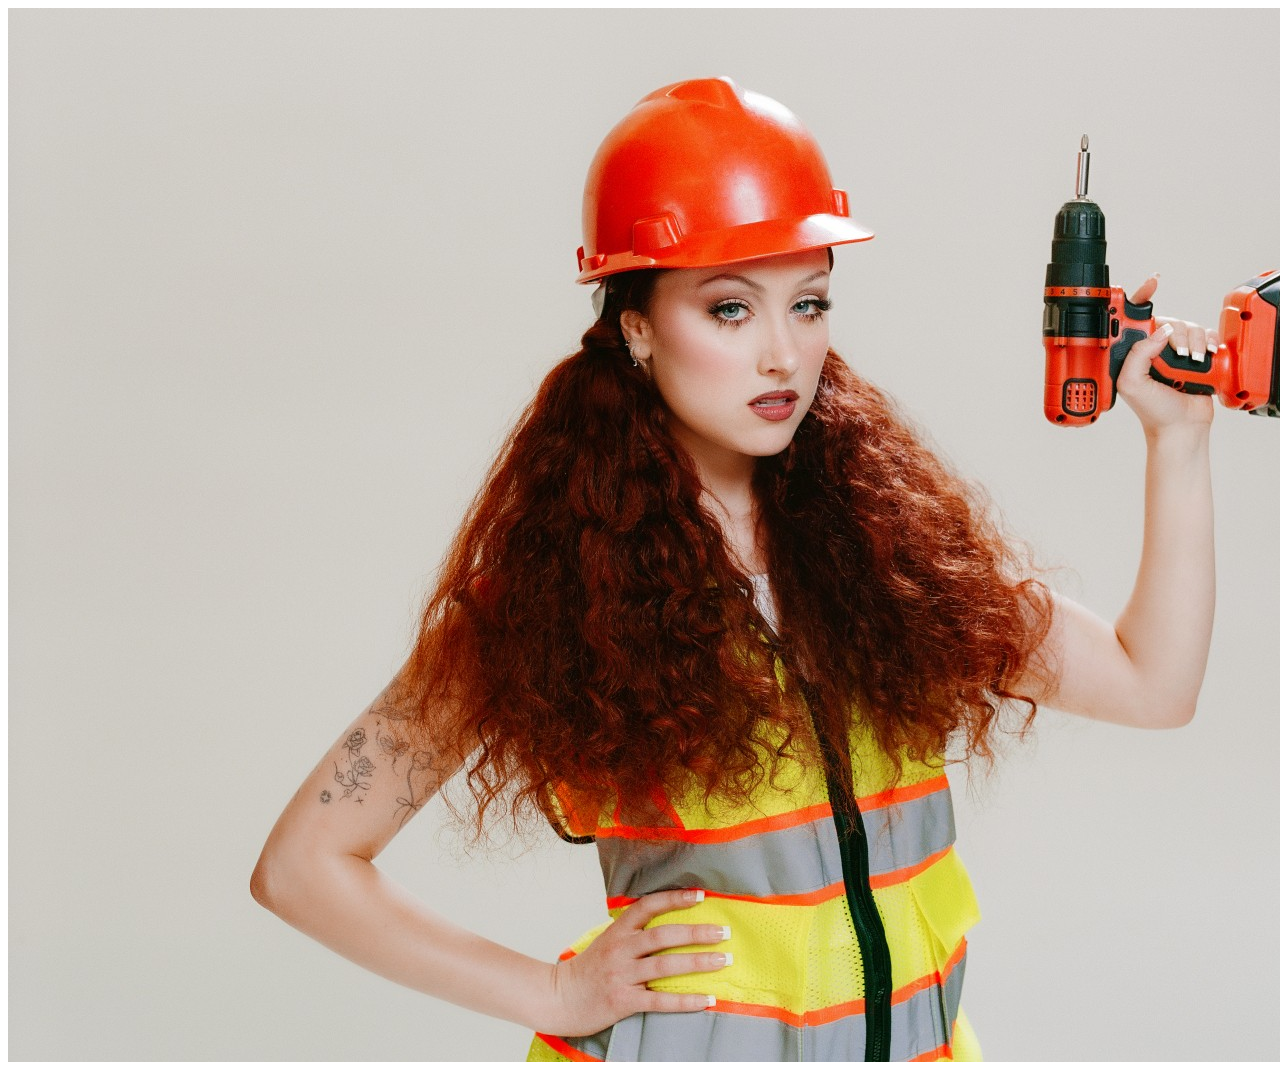
<file: sub/build.html>
<!DOCTYPE html>
<html lang="en">
<head>
    <meta charset="UTF-8">
    <meta name="viewport" content="width=device-width, initial-scale=1.0">
    <title>Under Construction</title>
</head>
<body>
    <img src="../img/chappell.jpg" alt="Chappell Roan">
</body>
</html>
</file>
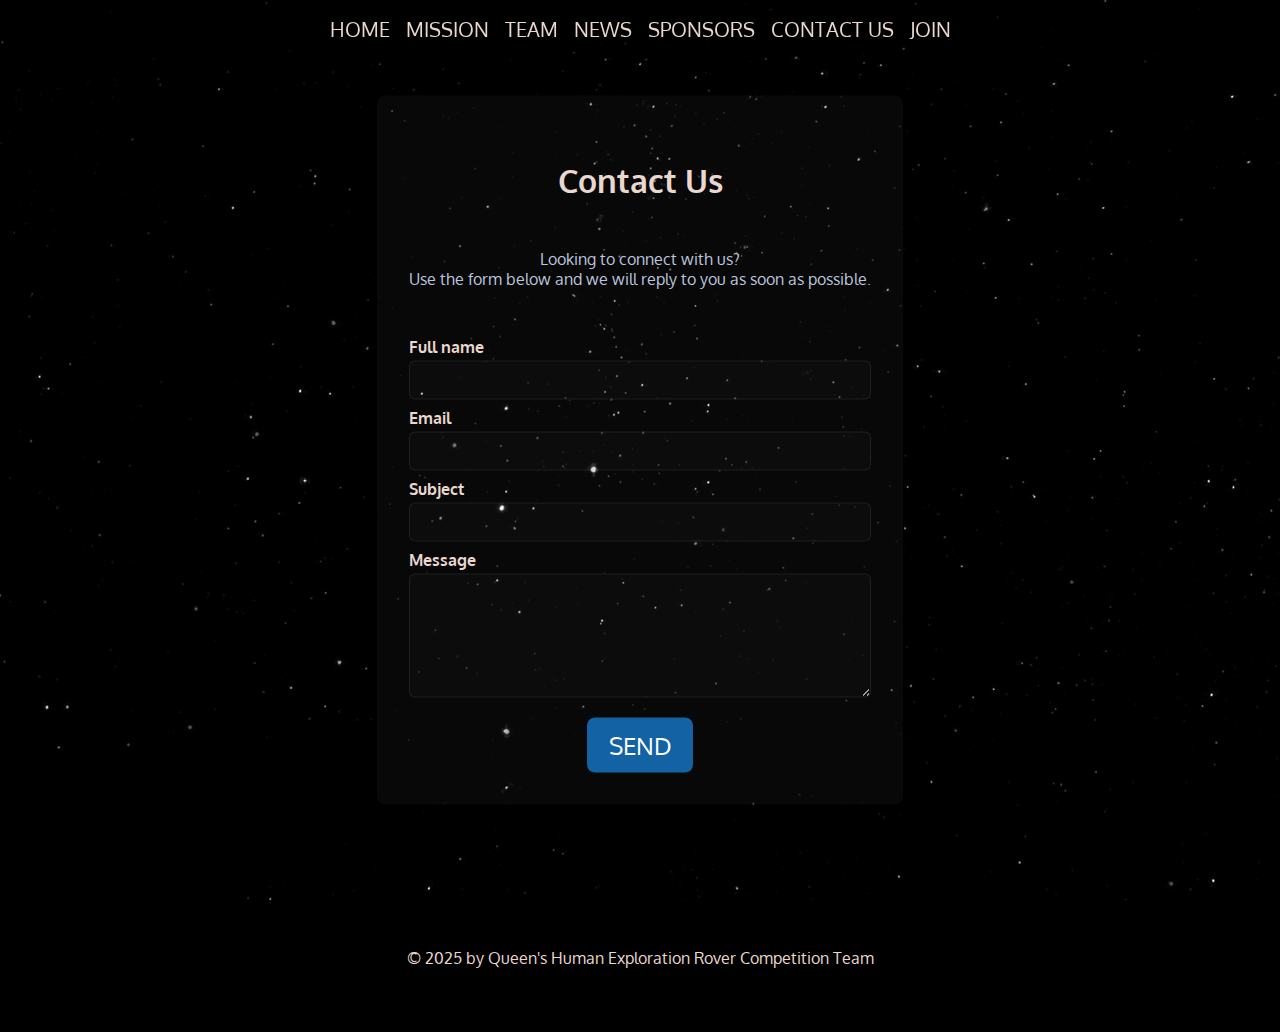
<file: sub/contact.html>
<!DOCTYPE html>
<html lang="en">

<head>
    <meta charset="UTF-8">
    <meta name="viewport" content="width=device-width, initial-scale=1.0">
    <title>Contact Us</title>

    <link rel="shortcut icon" type="image/png" href="../img/moon.png"/>

    <link rel="stylesheet" href="https://cdnjs.cloudflare.com/ajax/libs/font-awesome/5.11.2/css/all.css" integrity="sha256-46qynGAkLSFpVbEBog43gvNhfrOj+BmwXdxFgVK/Kvc=" crossorigin="anonymous" />

    <link href="https://fonts.googleapis.com/css2?family=Oxygen:wght@400;700&display=swap" rel="stylesheet">
    <link href="https://fonts.googleapis.com/css2?family=Roboto:wght@400;700&display=swap" rel="stylesheet">

    <link rel="stylesheet" href="../css/style.css">
</head>

<body>
    <header>
        <nav class="navbar">
            <ul class="header-menu">
                <li><a href="../index.html#home">Home</a></li>
                <li><a href="../index.html#mission">Mission</a></li>
                <li><a href="../index.html#team">Team</a></li>
                <li><a href="../index.html#news">News</a></li>
                <li><a href="../index.html#sponsors">Sponsors</a></li>
                <li><a href="contact.html">Contact Us</a></li>
                <li><a href="https://discord.gg/NtXCsjFm">Join</a></li>
            </ul>
        </nav>
    </header>

    <section class="hero" id="home">
        <div class="hero__background">
            <!-- Starry night background for consistent look -->
            <div class="starry-night">
                <div class="stars"></div>
                <div class="twinkling"></div>
            </div>
        </div>
        <div class="hero__content">
            <div class="contact-container">
                <h2>Contact Us</h2>
                <p class="contact-sub">Looking to connect with us? <br>Use the form below and we will reply to you as soon as possible.</p>

                <form action="mailto:d.zhao@queensu.ca" method="GET" enctype="text/plain" class="contact-form">
                    <label for="full-name">Full name</label>
                    <input type="text" id="full-name" name="name" required>

                    <label for="email">Email</label>
                    <input type="email" id="email" name="email" required>

                    <label for="subject">Subject</label>
                    <input type="text" id="subject" name="subject" required>

                    <label for="message">Message</label>
                    <textarea id="message" name="body" rows="6" required></textarea>

                    <div class="contact-actions">
                        <button type="submit" class="button">Send</button>
                    </div>
                </form>
            </div>
        </div>
    </section>

    <footer class="footer">
        <p>&copy; 2025 by Queen's Human Exploration Rover Competition Team</p>
    </footer>

    <script>
        (function() {
            const form = document.querySelector('.contact-form');
            if (!form) return;

            form.addEventListener('submit', function(e) {
                e.preventDefault();

                const to = 'd.zhao@queensu.ca';
                const name = (document.getElementById('full-name') || {}).value || '';
                const email = (document.getElementById('email') || {}).value || '';
                const subject = (document.getElementById('subject') || {}).value || '';
                const message = (document.getElementById('message') || {}).value || '';

                const bodyLines = [];
                if (name || email) bodyLines.push(`From: ${name}${email ? ' <' + email + '>' : ''}`);
                bodyLines.push('');
                bodyLines.push(message);

                const body = bodyLines.join('\n');

                // Use encodeURIComponent so spaces become %20 (not '+') and other characters are safely encoded
                const mailto = `mailto:${to}?subject=${encodeURIComponent(subject)}&body=${encodeURIComponent(body)}`;

                // Open default mail client with composed message
                window.location.href = mailto;
            });
        })();
    </script>

</body>

</html>
</file>
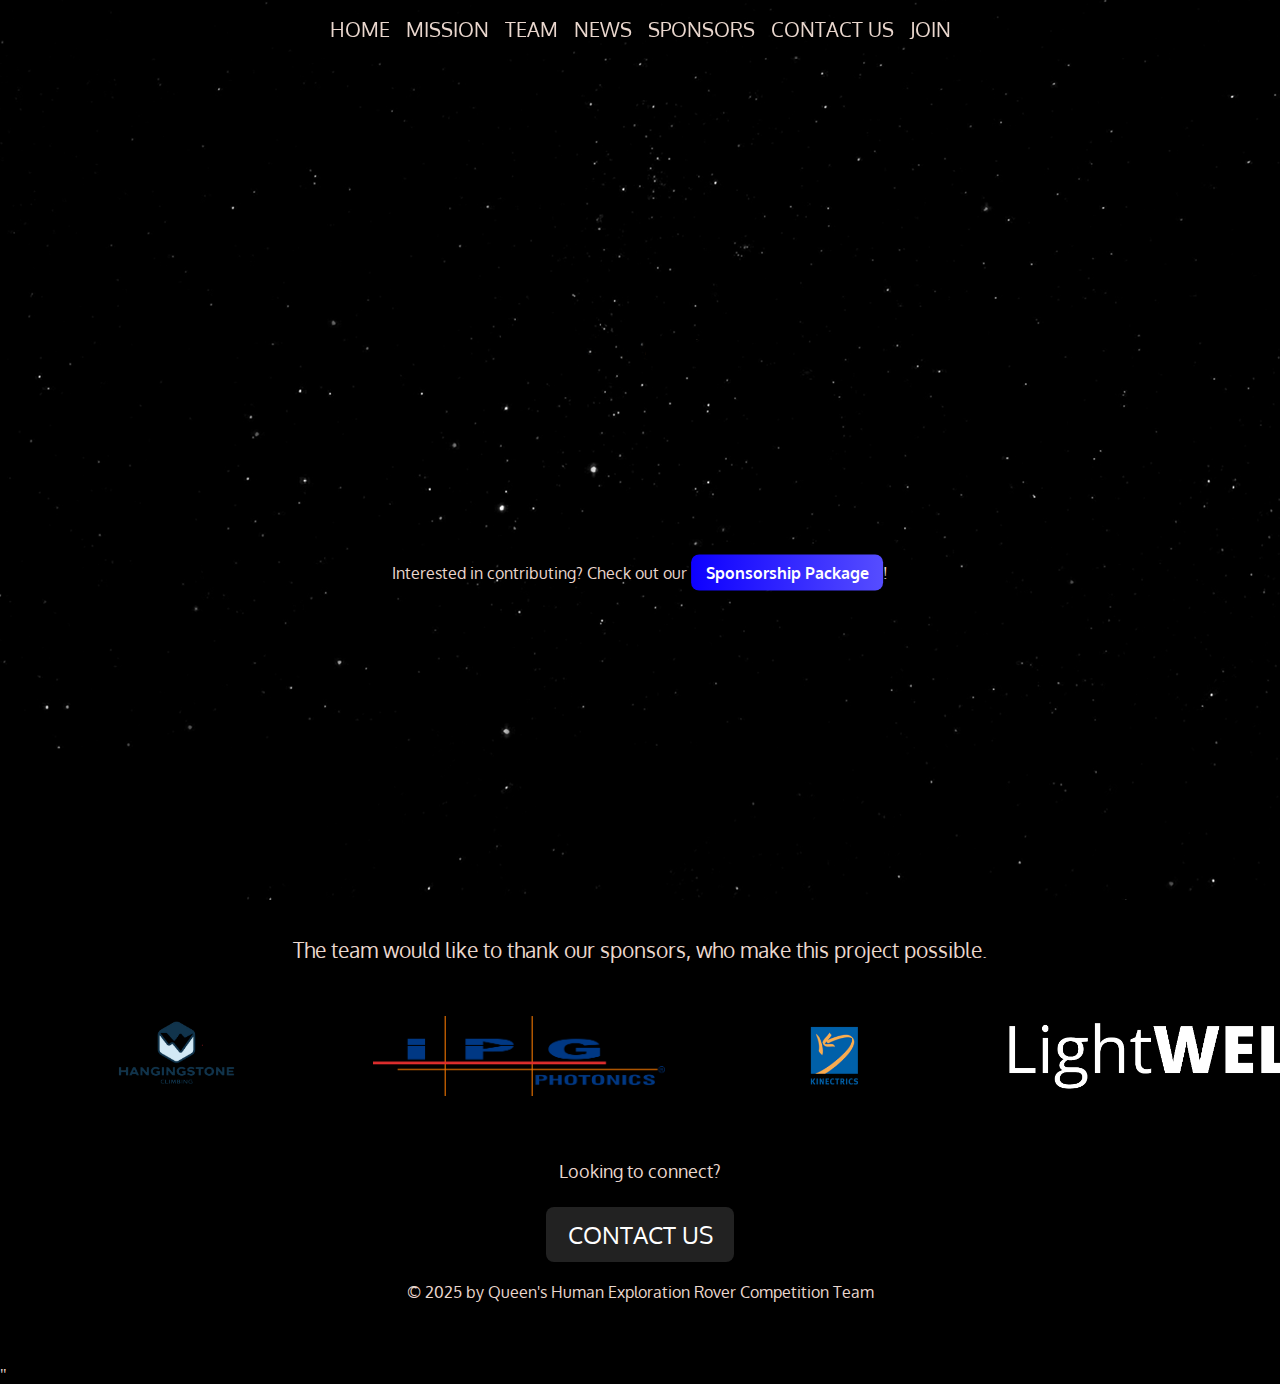
<file: sub/sponsor.html>
<!DOCTYPE html>
<html lang="en">
<head>
    <meta charset="UTF-8">
    <meta name="viewport" content="width=device-width, initial-scale=1.0">
    <title>OUTREACH</title>
    <link rel="shortcut icon" type="image/png" href="../img/moon.png"/>

    <link rel="stylesheet" href="https://cdnjs.cloudflare.com/ajax/libs/font-awesome/5.11.2/css/all.css" integrity="sha256-46qynGAkLSFpVbEBog43gvNhfrOj+BmwXdxFgVK/Kvc=" crossorigin="anonymous" />

    <link href="https://fonts.googleapis.com/css2?family=Oxygen:wght@400;700&display=swap" rel="stylesheet">
    <link href="https://fonts.googleapis.com/css2?family=Roboto:wght@400;700&display=swap" rel="stylesheet">

    <link rel="stylesheet" href="../css/style.css">
    <link rel="stylesheet" href="../css/sponsor.css">
</head>
<body>
    <header>
        <nav class="navbar">
            <ul class="header-menu">
                <li><a href="../index.html#home">Home</a></li>
                <li><a href="../index.html#mission">Mission</a></li>
                <li><a href="../index.html#team">Team</a></li>
                <li><a href="../index.html#news">News</a></li>
                <li><a href="../index.html#sponsors">Sponsors</a></li>
                <li><a href="contact.html">Contact Us</a></li>
                <li><a href="https://discord.gg/NtXCsjFm">Join</a></li>
            </ul>
        </nav>
    </header>

    <section class="hero" id="home">
        <div class="hero__background">
            <div class="starry-night">
                <div class="stars"></div>
                <div class="twinkling"></div>
            </div>
        </div>
        <div class="hero__content">
            <h2>OUTREACH</h2>
            <div class="hero__header"><strong>OUTREACH MISSION</strong></div>
            <p>Interested in contributing? Check out our <a href="../img/spons.pdf" target="_blank" rel="noopener noreferrer" class="sponsorship-link">Sponsorship Package</a>!</p>

        </div>
    </section>

        <section class="sponsors-logos" id="sponsors">
            <p>The team would like to thank our sponsors, who make this project possible.</p>
            <div class="logo-slider">
                <img src="../img/logo/hangingstone.png" alt="Sponsor 1">
                <img src="../img/logo/ipg.png" alt="Sponsor 2">
                <img src="../img/logo/kinectrics.png" alt="Sponsor 3">
                <img src="../img/logo/lightweld.webp" alt="Sponsor 4">
                <img src="../img/logo/mda.png" alt="Sponsor 5">
                <img src="../img/logo/hangingstone.png" alt="Sponsor 1">
                <img src="../img/logo/ipg.png" alt="Sponsor 2">
                <img src="../img/logo/kinectrics.png" alt="Sponsor 3">
                <img src="../img/logo/lightweld.webp" alt="Sponsor 4">
                <img src="../img/logo/mda.png" alt="Sponsor 5">
            </div>
        </section>

    <footer class="footer">
        <div class="footer-cta">
            <p class="footer-cta__text">Looking to connect?</p>
            <a href="contact.html" class="button footer-cta__button">Contact Us</a>
        </div>
        <p>&copy; 2025 by Queen's Human Exploration Rover Competition Team</p>
        <div class="footer__social">
            <a href="mailto:d.zhao@queensu.ca" class="footer__link">
                <i class="fa fa-envelope"></i>
            </a>
            <a href="https://instagram.com/queens_herc" class="footer__link">
                <i class="fab fa-instagram"></i>
            </a>
            <a href="https://www.linkedin.com/company/queen-s-university-herc-design-team" class="footer__link">
                <i class="fab fa-linkedin"></i>
            </a>
        </div>
    </footer>

</body>
</html>"
</file>
<file: css/style.css>
html {
    scroll-behavior: smooth;
}

:root{
    /*COLOURS*/
    --black: #000000;  
    --navy: #0a101b;         
    --plum: #1d1f52;      
    --acc: #1262a4;
    --cream: #ead7ce;  
    --baby: #bbc5df; /* Light cream for contrast */    

    --bs: 0 4px 6px rgba(0,0,0,0.1);
}

body{
    background-color: #000000; /* Set the background color to navy */
    color: var(--cream); /* Ensure text is readable on navy background */
    margin: 0;
    padding: 0;
}

/* drama */
.reveal {
    opacity: 0;
    transform: translateY(50px);
    transition: opacity 0.8s ease-out, transform 0.8s ease-out;
}

.reveal.active {
    opacity: 1;
    transform: translateY(0);
}

h1, h2, p {
    font-family: 'Oxygen';
}

/* navbar */
.navbar {
    position: fixed;
    width: 100%;
    background: rgba(0, 0, 0, 0.6); /* Semi-transparent background */
    z-index: 1000; /* Ensure it stays on top */;
    text-transform: uppercase;
}

/* Header menu styling */
.header-menu {
    list-style: none;
    z-index: 1000;
    display: flex;
    flex-wrap: wrap;
    flex-direction: row;
    justify-content: center;
    margin: 3 auto; /* Center horizontally */
    padding: 0; /* Remove any default padding */
}

.header-menu a {
    font-size: 1.25em; /* Enlarge the h1 text size */
    color: var(--cream);
    text-decoration: none;
    font-family: 'Oxygen';
    flex: 1 1 40%;
    min-width: 120px;
    margin: 8px;
}

.header-menu a:hover {
    color: var(--baby); /* Change color on hover */
}

/* Hero Section Styles */
.hero {
    position: relative;
    width: 100%;
    height: 100vh;
    overflow: hidden;
    display: flex;
    align-items: flex-start;
    justify-content: center;
    margin: 0; /* Remove any default margin */
    padding: 0; /* Remove any default padding */
}

.hero__stars {
    position: absolute;
    width: 100%;
    height: 100%;
    object-fit: cover;
    top: 0; left: 0;
    z-index: 1;
}

.hero__moon {
    position: absolute;
    left: 50%;
    top: 50%; /* Position the moon halfway down the viewport */
    transform: translate(-50%, -50%); /* Center the moon */
    width: auto; /* 2/3 of the viewport width */
    max-width: 200%;
    z-index: 4;
    transition: transform 0.2s;
    will-change: transform;
    pointer-events: none;
}

.hero__content {
    position: absolute;
    top: 50%; /* Position halfway down the viewport */
    left: 50%; /* Center horizontally */
    transform: translate(-50%, -50%); /* Adjust for centering */
    text-align: center; /* Center the text */
    z-index: 5;
    font-family: 'Oxygen', bold;

    margin: 0; /* Remove any default margin */
    padding: 0; /* Remove any default padding */    
}


.hero__content h2{

    font-size: 2em; /* Enlarge the h1 text size */
    color: var(--black);

    font-family: 'Oxygen', bold;
    margin: 0; /* Remove any default margin */
    padding: 1em; /* Remove any default padding */

}

.hero__header{
    font-family: 'Oxygen', bold;
    font-size: 3em; /* Enlarge the h1 text size */

    animation: fadeInUp 1s ease-out forwards;
    color: var(--black);

    position: relative;
    text-align: center;
    margin-bottom: 2em;

    align-items: center;
    opacity: 0;
    transform: translateY(50px);
    transition: opacity 0.8s ease-out, transform 0.8s ease-out;
}


.hero__scroll-arrow {
    position: absolute;
    bottom: -10%;
    left: 50%;
    transform: translateX(-50%);
    font-size: 2em;
    color: var(--black);
    animation: bounce 2s infinite;
}

.hero__scroll-arrow a {
    text-decoration: none;
    color: inherit;
}

.button {
    background-color: var(--acc); /* Button color */
    color: var(--cream); /* Text color */
    padding: 0.5em 1em; /* Padding for the button */
    border-radius: 10px; /* Rounded corners */
    font-size: 2em; /* Font size for the button text */
    text-transform: uppercase;
    font-family: 'Oxygen';
    transition: transform 300ms ease-in-out;
    display: inline-block; /* Ensure transforms work properly */
    text-decoration: none;
}

.button:hover {
    transform: scale(1.05);
    background-color: var(--cream); /* Button color */
    color: var(--navy); /* Text color */
}
.subteams {
    padding-top: 5em;
    padding-bottom: 4em;
    background: linear-gradient(to bottom, 
        rgb(0, 0, 0),
        rgba(29, 31, 82, 0.3),
        rgb(0, 0, 0)
    ), url('../img/hubble.jpg');

    background-size: cover;
    background-attachment: fixed;
    text-align: center;
    align-items: center; /* Center the experiences horizontally */
    font-family: 'Oxygen', bold;  
}

.subteam__header{
    animation: fadeInUp 1s ease-out forwards;
    text-align: center;
    margin-bottom: 1em;
    font-size: 3em; /* Enlarge the h1 text size */
}

/* Collapsible Subteam Styles */
.subteams-collapsible {
    max-width: 70%;
    margin: 0 auto;
}

.subteam-panel {
    background: rgba(0, 0, 0, 0.263); /* Changed to black for collapsed state */
    color: var(--cream);
    border-radius: 6px;
    margin-bottom: 1em;
    box-shadow: var(--bs);
    overflow: hidden;
    transition: box-shadow 0.3s, background-color 0.3s ease;
}

.subteam-panel-header {
    cursor: pointer;
    padding: .5em 1em;
    font-size: 1.5em;
    font-family: 'Oxygen', bold;
    background: rgba(0, 0, 0, 0.45); /* Black background for collapsed headers */
    color: var(--cream);
    border: 2px solid transparent; /* Always have border to prevent jumping */
    outline: none;
    display: flex;
    align-items: center;
    justify-content: space-between;
    position: relative;
    transition: border-color 0.4s ease, box-shadow 0.4s ease, background-color 0.3s ease;
}

/* Stylish moving blue outline on hover */
.subteam-panel-header:hover {
    color: var(--cream);
    border-color: #1262a4; /* Fade in border color */
    animation: pulseBlue 2s infinite;
}

/* Pulsing blue outline animation */
@keyframes pulseBlue {
    0% {
        border-color: #4dabf7;
        box-shadow: 0 0 15px rgba(77, 171, 247, 0.4);
    }
    50% {
        border-color: #74c0fc;
        box-shadow: 0 0 25px rgba(116, 192, 252, 0.6);
    }
    100% {
        border-color: #4dabf7;
        box-shadow: 0 0 15px rgba(77, 171, 247, 0.4);
    }
}

.subteam-panel-header::after {
    content: '+';
    transition: transform 0.3s ease;
}

.subteam-panel.active .subteam-panel-header::after {
    transform: rotate(45deg);
}

/* Header styling for expanded panels */
.subteam-panel.active .subteam-panel-header {
    background: #0000005b; /* Match the expanded content background */
    border-color: #1262a4; /* Fade in border color */
    animation: pulseBlue 2s infinite;
}

.subteam-panel-content {
    max-height: 0;
    overflow: hidden;
    transition: max-height 0.5s ease, opacity 0.5s ease, padding 0.5s ease;
    opacity: 0;
    background: rgba(0, 0, 0, 0.283); /* Force background to remain consistent */
    display: flex;
    flex-direction: row; /* Image left, text right on desktop */
    align-items: flex-start;
    gap: 2em;
    padding: 0; /* Ensure padding transitions smoothly */
}

.subteam-panel.active .subteam-panel-content {
    max-height: 100%; /* Use a specific pixel value that's larger than your content */
    opacity: 1;
    padding: 1.5em; 
}


.subteam-panel-desc {
    flex: 1; /* Take remaining 60% space */
    display: flex;
    flex-direction: column;
    justify-content: flex-start;
    align-items: flex-start;
    text-align: left;
    min-width: 0; /* Prevent overflow */
}

.subteam-panel-desc h3 {
    font-size: 1.5em;
    line-height: 1.2;
    text-align: left;
    color: var(--cream);
    margin-bottom: 1em;
}

.subteam-panel-desc li {
    color: var(--cream);
}

.subteam-panel-desc p {
    font-size: clamp(1em, 1vw + 0.8em, 1.3em);
    color: var(--cream);
    text-align: left;
    line-height: 1.5;
}

/* Mobile responsive design */
@media (max-width: 900px) {
    .subteam-panel-content {
        flex-direction: column; /* Stack image on top of text */
        align-items: center;
        min-height: 100%;
    }
    
    .subteam-panel.active .subteam-panel-content {
        padding: 2em 1em 1.5em 1em;
    }
    
    .subteam-panel-desc {
        align-items: center;
        text-align: center;
        padding: 0;
    }
    
    .subteam-panel-desc h3 {
        text-align: center;
    }
    
    .subteam-panel-desc p {
        text-align: center;
        font-size: clamp(1em, 1vw + 0.8em, 1.3em);
    }
}

#discord{
    margin-bottom: 2em;
}


/* sponsors */
.sponsors-logos p {
    font-size: clamp(1em, 1vw + 0.8em, 1.3em);

    text-align: center;
    padding-left: 2em;
    padding-right: 2em;
}

.sponsors-logos {
    overflow: hidden;
    width: calc(100% - 10em); /* Subtract the txotal horizontal padding */
    padding: 1em 5em;
    position: relative;
    margin: 0 auto;
}

.logo-slider {
    padding-top: 2em;
    display: flex;
    align-items: center;
    gap: 4em;
    width: max-content;
    animation: slide 20s linear infinite;
}

.logo-slider img {
    height: 80px; /* Adjust size as needed */
    margin: 0 2em;
}


/* members */
.members {
    padding-top: 6em;
    padding-bottom: 3em;
    z-index: 5;
    font-family: 'Oxygen';  

}

.members-header {
    animation: fadeInUp 1s ease-out forwards;
    z-index: 20;
    position: relative;
    text-align: center;
    margin-bottom: 1em;
    opacity: 0;
    transform: translateY(50px);
    transition: opacity 0.8s ease-out, transform 0.8s ease-out;
    z-index: 10;
    font-size: 3em; /* Enlarge the h1 text size */
    text-align: center;
}

.member-grid {
    display: flex;
    flex-wrap: wrap; /* Allow items to wrap */
    align-items: center; /* Center items horizontally */
    justify-content: center; /* Center items vertically */
    gap: 1.5em; /* Add spacing between items */
    padding: 0; /* Remove padding */
    margin: 0 auto; /* Center the grid itself */
}

/* Container for each print item */
.member__img-container {
    margin: 0; /* Remove any margins */
    text-align: center; /* Ensure content is centered */
    transition: transform 500ms ease-in-out;
    flex: 0 1 175px;
    display: flex;
    flex-direction: column;
    align-items: center;
    z-index: 5;
}

.member__img-container:hover {
    transform: scale(1.15);
}

.member__img-container a {
    text-decoration: none;
    color: inherit;
    display: block;
    
}

/* Style for the member image */
.member__img {
    width: 200px; /* Set a fixed width */
    height: 200px; /* Set a fixed height */
    object-fit: cover; /* Crop the image to fit the dimensions */
    box-shadow: var(--bs);
    border-radius: 5px;         /* Optional: rounded corners */
}

/* Container for text details under the image */
.member__details {
    margin-top: 0.5em;
    font-size: 0.75rem;
    color: var(--cream);
    line-height: 1.4;
}

.member__name{
    font-size: 1.75em;
    display: block;
    margin-bottom: 0.2em;
    font-family: 'Oxygen', bold;
}
.member__role{
    display: block;
    margin-bottom: 0.2em;
    font-family: 'Oxygen', bold;
}
.member__description {
    display: block;
    margin-bottom: 0.2em;
    font-family: 'Oxygen';
}


/* IN THE NEWS Section */
.in-the-news {
    padding-top: 5em;
    padding-bottom: 5em;
    background: linear-gradient(to bottom, 
        rgb(0, 0, 0),
        rgba(29, 31, 82, 0.3),
        rgb(0, 0, 0)
    ), url('../img/hubble.jpg');

    background-size: cover;
    background-attachment: fixed;
    text-align: center;
    align-items: center;
    font-family: 'Oxygen', bold;
}

.in-the-news__header {
    font-size: 3em;
    color: var(--cream);
    margin-bottom: 1em;
    animation: fadeInUp 1s ease-out forwards;
}

.in-the-news__grid {
    display: flex;
    flex-wrap: wrap;
    justify-content: center;
    gap: 2em;
    max-width: 90%;
    margin: 0 auto;
}

.in-the-news__item {
    border-radius: 10px;
    overflow: hidden;
    transition: background 0.3s ease, transform 0.3s ease;
    cursor: pointer;
    text-align: center;
    flex: 1 1 calc(33.333% - 2em); /* Adjusts to screen size */
    max-width: calc(33.333% - 2em);
    min-width: 250px;
    text-decoration: none;
    background: #00000079; /* Match the expanded content background */
    border: 2px solid transparent; /* Always have border to prevent jumping */
}

.in-the-news__item:hover {
    /* No scaling to avoid being clipped by the carousel viewport */
    border-color: #1262a4;
    animation: pulseBlue 2s infinite;
} 

.in-the-news__item img {
    width: 90%;
    height: auto;
    margin-top: .8em;
    border-radius: 10px;
}

.in-the-news__item h2 {
    font-size: 1.5em;
    color: var(--cream);
    margin: 1em 0 0.5em;
    text-decoration: none;
}

.in-the-news__item p {
    font-size: 1em;
    color: var(--cream);
    margin: 0 1em 1em;
    text-decoration: none;
}

.in-the-news__item a {
    display: block;
    text-decoration: none;
    color: inherit;
}

/* Mission Grid (same layout as in-the-news but separate class) */
.mission__grid {
    display: flex;
    flex-wrap: wrap;
    justify-content: center;
    gap: 2em;
    max-width: 90%;
    margin: 0 auto;
}

.mission__item {
    border-radius: 10px;
    overflow: hidden;
    transition: background 0.3s ease, transform 0.3s ease;
    cursor: pointer;
    text-align: center;
    flex: 1 1 calc(33.333% - 2em);
    max-width: calc(33.333% - 2em);
    min-width: 250px;
    text-decoration: none;
    background: #00000079;
    border: 2px solid transparent;
}

.mission__item:hover {
    transform: scale(1.05);
    border-color: #1262a4;
    animation: pulseBlue 2s infinite;
}

.mission__item img {
    width: 90%;
    height: auto;
    margin-top: .8em;
    border-radius: 10px;
}

.mission__item h2 {
    font-size: 1.5em;
    color: var(--cream);
    margin: 1em 0 0.5em;
}

.mission__item p {
    font-size: 1em;
    color: var(--cream);
    margin: 0 1em 1em;
}

/* Carousel styles for IN THE NEWS */
.in-the-news__carousel {
    display: flex;
    align-items: center;
    justify-content: center;
    gap: 1rem;
    max-width: 90%;
    margin: 0 auto;
}

.in-the-news__viewport {
    overflow: hidden;
    flex: 1 1 auto;
}

.in-the-news__track {
    display: flex;
    gap: 2em;
    transition: transform 0.45s cubic-bezier(.22,.98,.43,1);
    will-change: transform;
}
.carousel__btn {
    background: transparent; /* no box background */
    color: var(--cream);           /* white arrow */
    border: none;
    padding: 0.2rem 0.6rem;   /* keep tappable area */
    font-size: 2.4rem;       /* larger arrow */
    line-height: 1;
    border-radius: 0;
    cursor: pointer;
    opacity: 1;            /* 60% translucent by default */
    transition: opacity 150ms ease, transform 150ms ease;
    display: inline-flex;
    align-items: center;
    justify-content: center;
    min-width: 44px;
    min-height: 44px;
}

.carousel__btn:hover,
.carousel__btn:focus {
    opacity: 1; /* fully visible on hover/focus */
    transform: scale(1.3);
}

.carousel__btn[disabled] {
    opacity: 0.35;
}

/* Reuse item styles but ensure items are sized by JS */
.in-the-news__item {
    border-radius: 10px;
    overflow: hidden;
    transition: background 0.3s ease, transform 0.3s ease;
    cursor: pointer;
    text-align: center;
    flex: 0 0 auto; /* width will be set via JS for a sliding effect */
    min-width: 250px;
    box-sizing: border-box; /* include padding within min-width so padding doesn't grow the visible slot */
    padding: 0.6rem 0.8rem; /* visual breathing room so items look slightly smaller */
    text-decoration: none;
    background: #00000079;
    border: 2px solid transparent;
}

.in-the-news__item:hover {
    /* No scaling to avoid being clipped by the carousel viewport */
    border-color: #1262a4;
    animation: pulseBlue 2s infinite;
}

.in-the-news__item img {
    width: 90%;
    height: auto;
    margin-top: .8em;
    border-radius: 10px;
}

.in-the-news__item h2 {
    font-size: 1.2em;
    color: var(--cream);
    margin: 0.8em 0 0.4em;
}

.in-the-news__item p {
    font-size: 0.95em;
    color: var(--cream);
    margin: 0 1em 1em;
}

/* Responsive visible counts (handled via JS, but provide some spacing rules) */
@media (max-width: 600px) {
    .carousel__btn { display: inline-flex; padding: 0.4rem 0.6rem; }
}

/* footer */
.footer {
    background: var(--black);
    color: var(--cream);
    text-align: center;
    padding: 3em;
    font-family: 'Oxygen';
    font-size: 1rem;
}

.footer p {
    margin: 0 0 1em;
}

.footer__social {
    display: flex;
    justify-content: center;
    align-items: center;
    gap: 1.5em; /* space between icons */
}

.footer__link {
    color: var(--cream);
    font-size: 1.5em; /* Adjust icon size */
    text-decoration: none;
    transition: color 300ms ease;
}

.footer__link:hover {
    color: var(--acc);
}

/* Footer CTA */
.footer-cta {
    margin-bottom: 1.25em;
    display: flex;
    gap: 0.5em;
    align-items: center;
    justify-content: center;
    flex-direction: column; /* text above button */
}
.footer-cta__text {
    color: var(--cream);
    margin: 0 0 0.5em 0;
    font-family: 'Oxygen';
    font-size: 1.1em;
}
.footer-cta__button {
    background: #222222;
    color: #ffffff;
    padding: 0.5em 0.9em;
    border-radius: 8px;
    font-size: 1.5em;
    text-decoration: none;
    display: inline-block;
    transition: background 200ms ease, transform 200ms ease;
    font-family: 'Oxygen';
}
.footer-cta__button:hover {
    background: var(--acc);
    color: #ffffff;
    transform: scale(1.05);
}

/* Contact form */
.contact-section {
    padding: 4em 1em;
    text-align: center;
}
/* On wide screens, use 90% of the viewport width (capped) so it respects the screen size */
.contact-container {
    background: rgba(255,255,255,0.03);
    padding: 2em;
    border-radius: 8px;
    box-shadow: var(--bs);
    box-sizing: border-box; /* ensure padding included in width */
} 
.contact-container h2 {
    font-size: 2em;
    color: var(--cream);
    font-family: 'Oxygen';
}
.contact-sub {
    color: var(--baby);
    font-family: 'Oxygen';
    margin-bottom: 3em;
}
.contact-form label {
    display: block;
    text-align: left;
    color: var(--cream);
    margin: 0.5em 0 0.25em;
    font-weight: 700;
    font-family: 'Oxygen';
}
.contact-form input,
.contact-form textarea {
    width: 100%;
    padding: 0.75em;
    border-radius: 6px;
    border: 1px solid rgba(255,255,255,0.08);
    background: rgba(255,255,255,0.02);
    color: var(--cream);
    font-family: 'Oxygen';
    box-sizing: border-box; /* ensure padding doesn't cause overflow on small screens */
    max-width: 100%;
}

/* Ensure container uses border-box so inner spacing behaves as expected */
.contact-container { box-sizing: border-box; }

/* Prevent the submit button from stretching to the container edge on narrow viewports */
.contact-actions .button { box-sizing: border-box; max-width: 100%; }
.contact-form input::placeholder,
.contact-form textarea::placeholder {
    color: rgba(255,255,255,0.5);
}
.contact-form input:focus,
.contact-form textarea:focus {
    outline: none;
    border-color: var(--acc);
    box-shadow: 0 0 0 6px rgba(122,30,46,0.06);
}
.contact-actions {
    text-align: center;
    margin-top: 1em;
}

.contact-actions .button {
    color: #ffffff; /* white text */
    border-radius: 8px;
    padding: 0.5em 0.9em;
    border: none;
    font-family: 'Oxygen';
    font-size: 1.5em;
    cursor: pointer;
    transition: background 200ms ease, transform 200ms ease;
    display: inline-block;
}


/* Starry Night Animation */
.starry-night {
    position: absolute;
    width: 100%;
    height: 100%;
    top: 0;
    left: 0;
    overflow: hidden;
    z-index: 1;
}
.stars, .twinkling, .clouds {
    position: absolute;
    top: 0;
    left: 0;
    width: 100%;
    height: 100%;
    display: block;
}
.stars {
    background: url('../img/style/stars.png') repeat;
    z-index: 1;
}
.twinkling {
    background: url('../img/style/twinkling.png') repeat;
    animation: moveTwinkling 200s linear infinite;
    z-index: 2;
    opacity: 0.7;
}

@keyframes moveTwinkling {
    from { background-position: 0 0; }
    to { background-position: -10000px 5000px; }
}


/* Ensure starry night layers do not block pointer events */
.starry-night, .stars, .twinkling {
    pointer-events: none;
}

/* Restore pointer events for header and navbar */
header, .navbar, .header-menu, .header-menu a {
    pointer-events: auto;
}

/* Transformations */

/* Adjust the keyframe percentage based on the width of your content */
@keyframes slide {
    0% {
        transform: translateX(0);
    }
    100% {
        transform: translateX(-50%);
    }
}

@keyframes fadeInUp {
    from {
        opacity: 0;
        transform: translateY(50px); /* starts 50px below */
    }
    to {
        opacity: 1;
        transform: translateY(0);
    }
}

@keyframes fadeIn {
    from {
        opacity: 0;
    }
    to {
        opacity: 1;
    }
}


@keyframes bounce {
    0%, 20%, 50%, 80%, 100% {
        transform: translateY(0);
    }
    40% {
        transform: translateY(-10px);
    }
    60% {
        transform: translateY(-5px);
    }
}
</file>
<file: css/sponsor.css>
/* Prominent Sponsorship link */
.sponsorship-link {
    display: inline-block;
    background: linear-gradient(90deg,#0d00ff,#564dff);
    color: #fff;
    padding: 0.5rem 0.9rem;
    border-radius: 8px;
    text-decoration: none;
    font-weight: 700;
    box-shadow: 0 8px 20px rgba(0,0,0,0.22);
    transition: transform 160ms ease, box-shadow 160ms ease, opacity 160ms ease;
}
.sponsorship-link:hover,
.sponsorship-link:focus {
    transform: translateY(-3px);
    box-shadow: 0 12px 28px rgba(0,0,0,0.28);
    opacity: 0.98;
}
.sponsorship-link:active { transform: translateY(-1px); }
</file>
